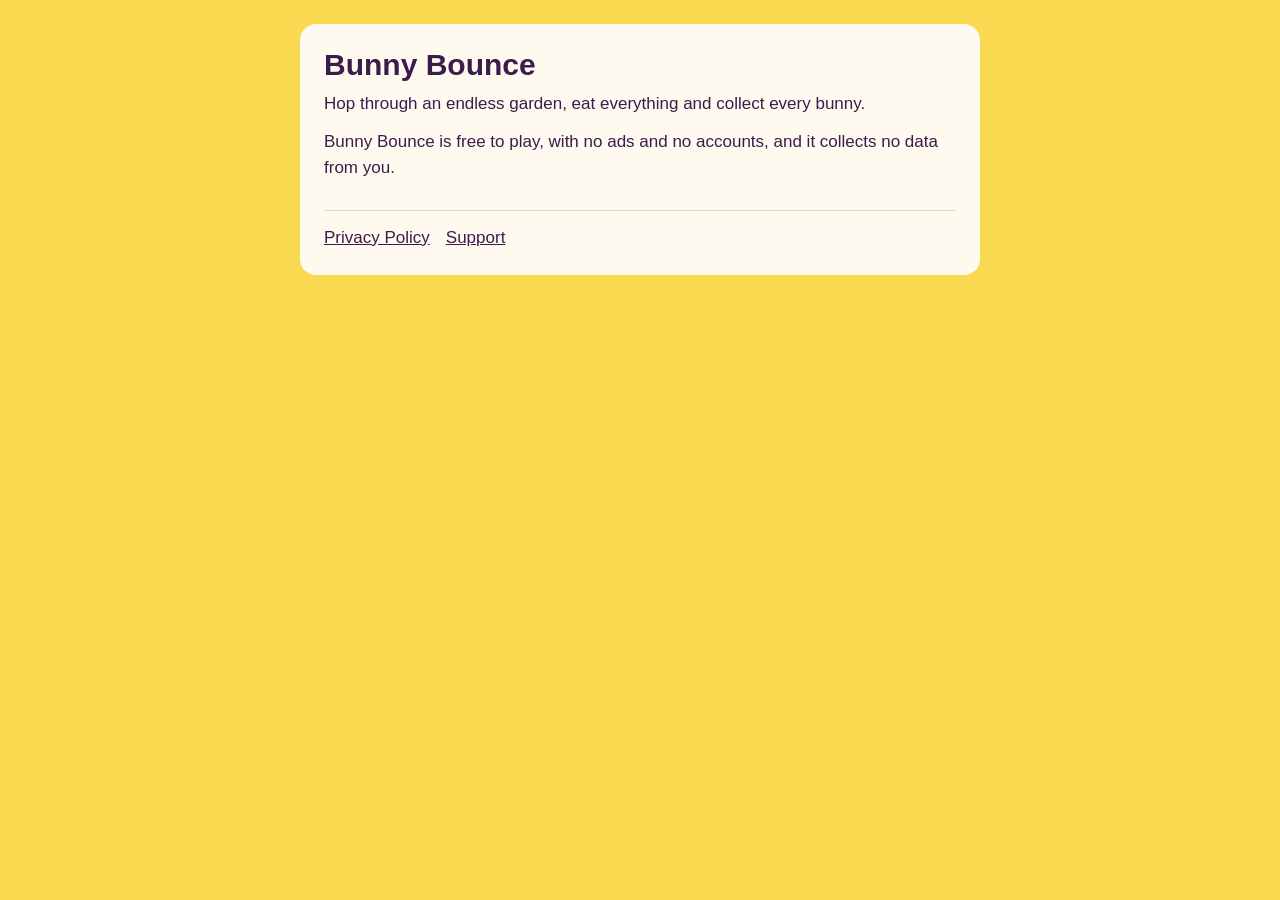
<file: index.html>
<!doctype html>
<html lang="en">
<head>
<meta charset="utf-8">
<meta name="viewport" content="width=device-width, initial-scale=1">
<title>Bunny Bounce</title>
<link rel="stylesheet" href="style.css">
</head>
<body>
<main>
<h1>Bunny Bounce</h1>
<p>Hop through an endless garden, eat everything and collect every bunny.</p>
<p>Bunny Bounce is free to play, with no ads and no accounts, and it collects no data from you.</p>
<nav><a href="privacy.html">Privacy Policy</a><a href="support.html">Support</a></nav>
</main>
</body>
</html>
</file>
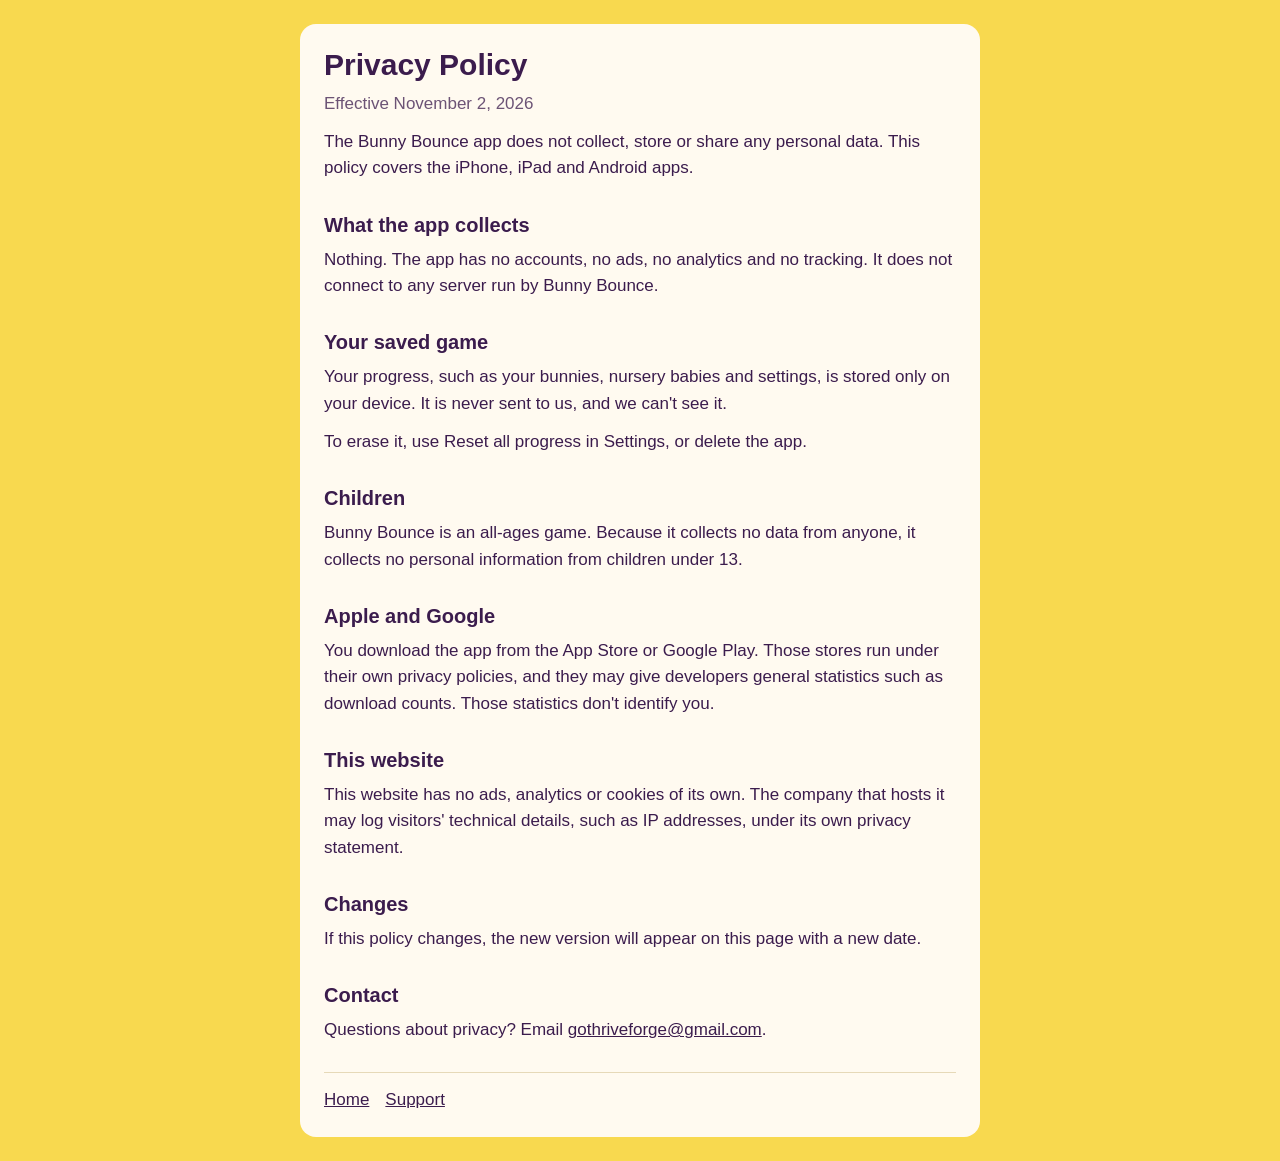
<file: privacy.html>
<!doctype html>
<html lang="en">
<head>
<meta charset="utf-8">
<meta name="viewport" content="width=device-width, initial-scale=1">
<title>Privacy Policy | Bunny Bounce</title>
<link rel="stylesheet" href="style.css">
</head>
<body>
<main>
<h1>Privacy Policy</h1>
<p class="date">Effective November 2, 2026</p>
<p>The Bunny Bounce app does not collect, store or share any personal data. This policy covers the iPhone, iPad and Android apps.</p>

<h2>What the app collects</h2>
<p>Nothing. The app has no accounts, no ads, no analytics and no tracking. It does not connect to any server run by Bunny Bounce.</p>

<h2>Your saved game</h2>
<p>Your progress, such as your bunnies, nursery babies and settings, is stored only on your device. It is never sent to us, and we can't see it.</p>
<p>To erase it, use Reset all progress in Settings, or delete the app.</p>

<h2>Children</h2>
<p>Bunny Bounce is an all-ages game. Because it collects no data from anyone, it collects no personal information from children under 13.</p>

<h2>Apple and Google</h2>
<p>You download the app from the App Store or Google Play. Those stores run under their own privacy policies, and they may give developers general statistics such as download counts. Those statistics don't identify you.</p>

<h2>This website</h2>
<p>This website has no ads, analytics or cookies of its own. The company that hosts it may log visitors' technical details, such as IP addresses, under its own privacy statement.</p>

<h2>Changes</h2>
<p>If this policy changes, the new version will appear on this page with a new date.</p>

<h2>Contact</h2>
<p>Questions about privacy? Email <a href="mailto:gothriveforge@gmail.com">gothriveforge@gmail.com</a>.</p>
<nav><a href="index.html">Home</a><a href="support.html">Support</a></nav>
</main>
</body>
</html>
</file>
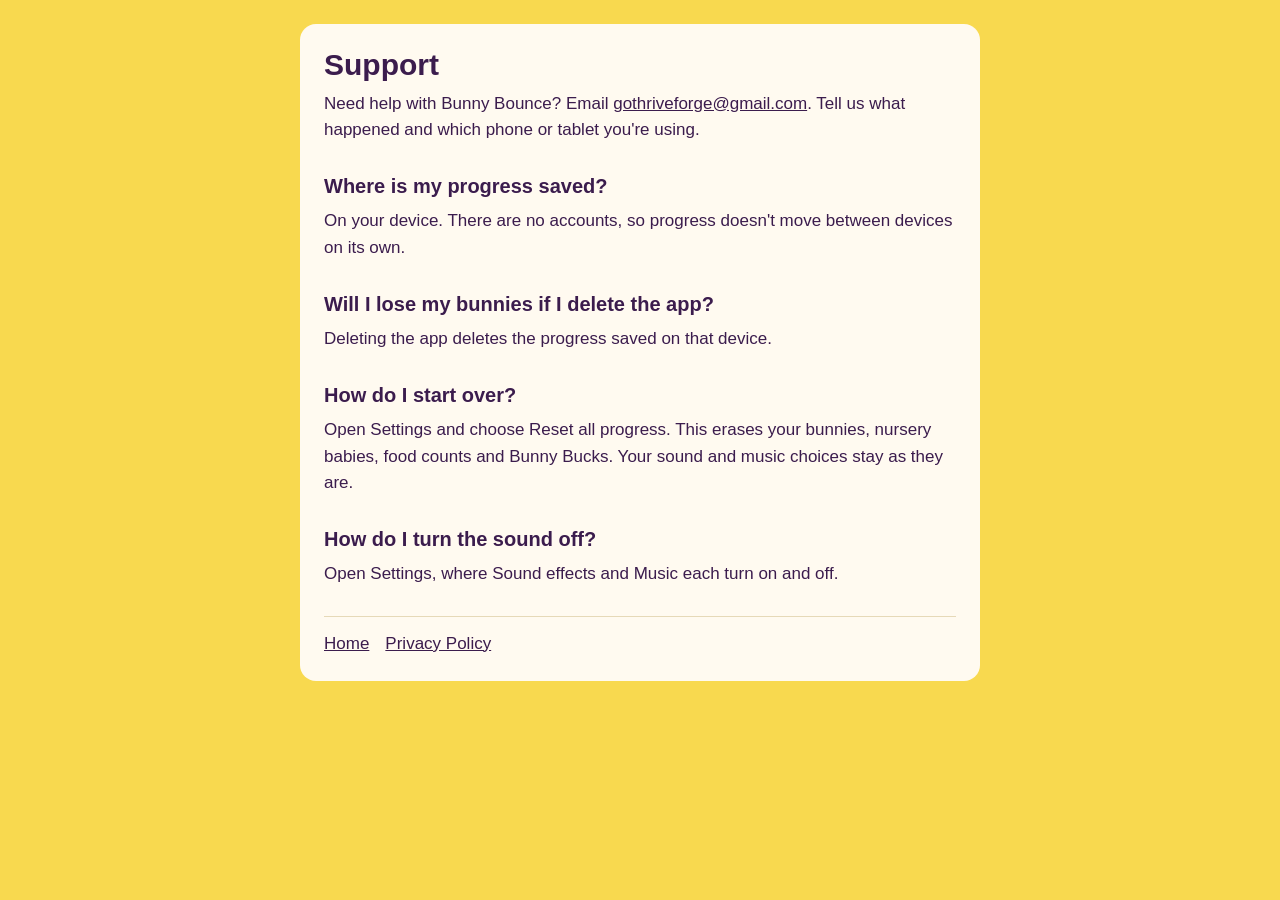
<file: support.html>
<!doctype html>
<html lang="en">
<head>
<meta charset="utf-8">
<meta name="viewport" content="width=device-width, initial-scale=1">
<title>Support | Bunny Bounce</title>
<link rel="stylesheet" href="style.css">
</head>
<body>
<main>
<h1>Support</h1>
<p>Need help with Bunny Bounce? Email <a href="mailto:gothriveforge@gmail.com">gothriveforge@gmail.com</a>. Tell us what happened and which phone or tablet you're using.</p>

<h2>Where is my progress saved?</h2>
<p>On your device. There are no accounts, so progress doesn't move between devices on its own.</p>

<h2>Will I lose my bunnies if I delete the app?</h2>
<p>Deleting the app deletes the progress saved on that device.</p>

<h2>How do I start over?</h2>
<p>Open Settings and choose Reset all progress. This erases your bunnies, nursery babies, food counts and Bunny Bucks. Your sound and music choices stay as they are.</p>

<h2>How do I turn the sound off?</h2>
<p>Open Settings, where Sound effects and Music each turn on and off.</p>
<nav><a href="index.html">Home</a><a href="privacy.html">Privacy Policy</a></nav>
</main>
</body>
</html>
</file>
<file: style.css>
:root { --butter: #f8d94f; --aubergine: #3b1c4d; --paper: #fffaf0; --line: #e6d9b8; }
* { box-sizing: border-box; }
body { margin: 0; background: var(--butter); color: var(--aubergine); font: 17px/1.55 -apple-system, BlinkMacSystemFont, "Segoe UI", Roboto, sans-serif; }
main { max-width: 680px; margin: 24px auto; padding: 24px; background: var(--paper); border-radius: 16px; }
@media (max-width: 720px) { main { margin: 16px; } }
h1 { font-size: 30px; line-height: 1.15; margin: 0 0 8px; }
h2 { font-size: 20px; margin: 28px 0 6px; }
p, ul { margin: 0 0 12px; }
a { color: inherit; }
nav { margin-top: 28px; padding-top: 14px; border-top: 1px solid var(--line); }
nav a { margin-right: 16px; }
.date { opacity: .75; }
</file>
